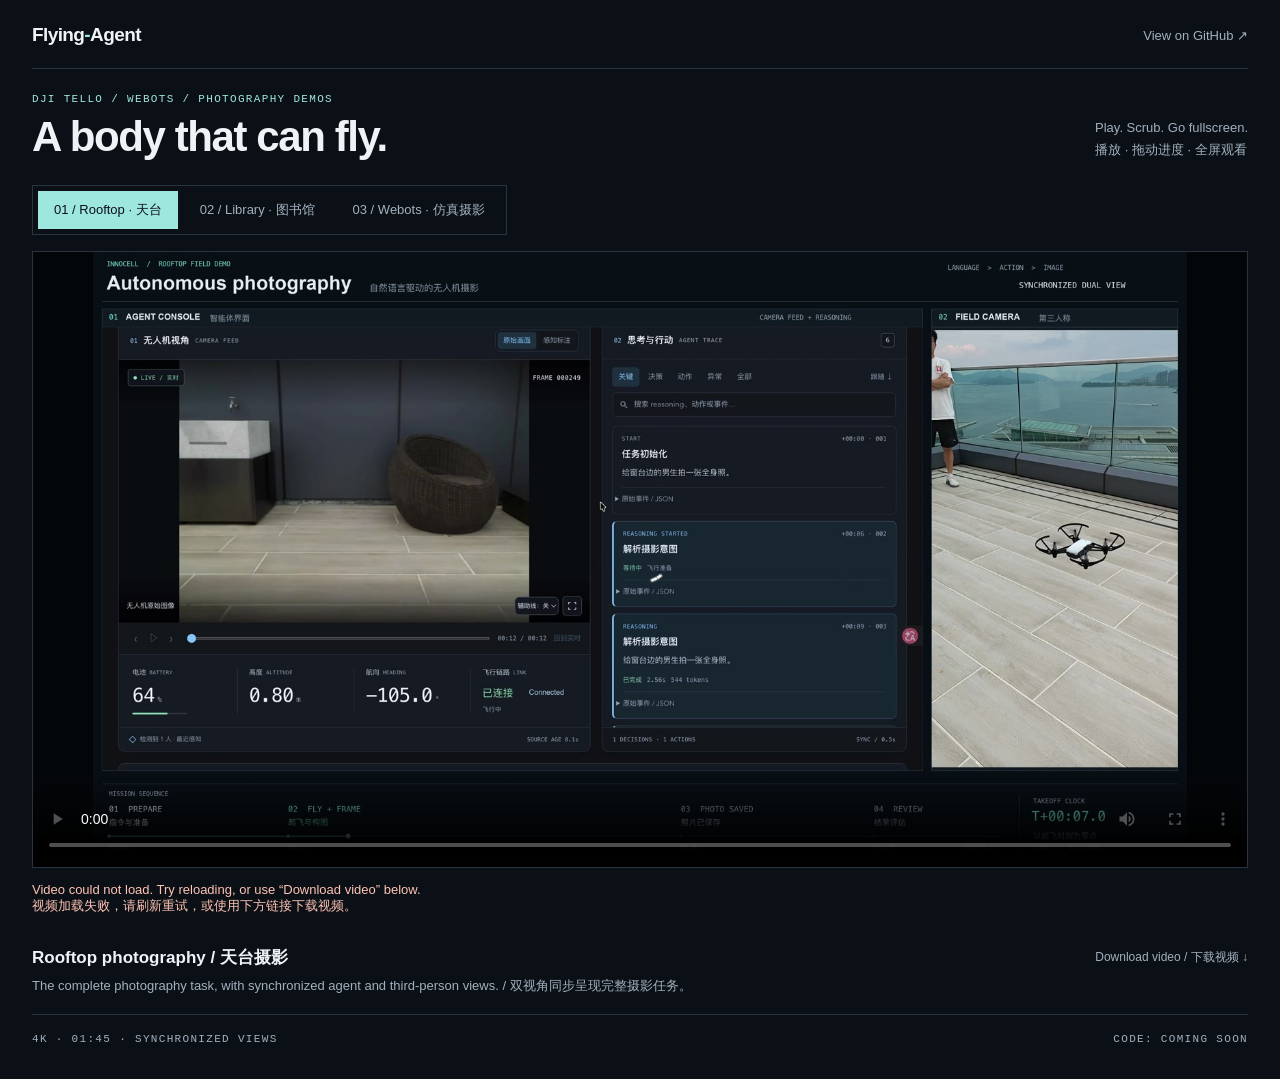
<file: docs/index.html>
<!doctype html>
<html lang="en">
<head>
  <meta charset="utf-8">
  <meta name="viewport" content="width=device-width, initial-scale=1">
  <meta name="theme-color" content="#0b1016">
  <meta name="description" content="Watch Flying-Agent photography demos: DJI Tello real flights and Webots simulation, with playback controls and fullscreen viewing.">
  <title>Flying-Agent / Flight recordings</title>
  <style>
    :root { color-scheme: dark; --bg: #0b1016; --line: #293440; --text: #eef3f6; --muted: #a2b0be; --accent: #9ee7df; }
    * { box-sizing: border-box; }
    body { margin: 0; background: var(--bg); color: var(--text); font-family: "Avenir Next", "Segoe UI", "PingFang SC", sans-serif; }
    a { color: inherit; text-decoration: none; }
    a:hover { color: var(--accent); }
    button, a { -webkit-tap-highlight-color: transparent; }
    :focus-visible { outline: 2px solid var(--accent); outline-offset: 5px; }
    main { width: min(1440px, 100%); margin: auto; padding: 24px 32px 32px; }
    header { display: flex; justify-content: space-between; align-items: center; gap: 20px; padding-bottom: 22px; border-bottom: 1px solid var(--line); }
    .brand { font-weight: 700; font-size: 19px; letter-spacing: -.6px; }
    .brand span { color: var(--accent); }
    .mono { font-family: "SFMono-Regular", Consolas, monospace; font-size: 11px; letter-spacing: .12em; text-transform: uppercase; }
    .repo { font-size: 13px; color: var(--muted); }
    .intro { display: flex; align-items: end; justify-content: space-between; gap: 24px; margin: 24px 0; }
    .eyebrow { color: var(--accent); margin: 0 0 8px; }
    h1 { margin: 0; font-size: clamp(26px, 3.5vw, 42px); line-height: 1.15; letter-spacing: -1.4px; font-weight: 600; }
    .hint { color: var(--muted); font-size: 13px; line-height: 1.7; margin: 0; }
    nav { display: flex; gap: 6px; padding: 5px; width: fit-content; margin-bottom: 16px; border: 1px solid var(--line); }
    nav a { padding: 10px 16px; color: var(--muted); font-size: 13px; }
    nav a[aria-current="true"] { color: var(--bg); background: var(--accent); }
    .stage { border: 1px solid var(--line); background: #030609; }
    video { display: block; width: 100%; height: auto; max-height: min(70vh, calc(100svh - 285px)); aspect-ratio: 16 / 9; object-fit: contain; }
    video:fullscreen { max-height: none; height: 100%; }
    .caption { display: flex; align-items: start; justify-content: space-between; gap: 24px; padding: 17px 0; border-bottom: 1px solid var(--line); }
    h2 { font-size: 17px; font-weight: 600; margin: 0 0 6px; }
    .caption p { margin: 0; max-width: 760px; color: var(--muted); font-size: 13px; line-height: 1.7; }
    .download { font-size: 12px; color: var(--muted); white-space: nowrap; padding: 3px 0; }
    footer { margin-top: 18px; display: flex; justify-content: space-between; gap: 16px; color: var(--muted); }
    #playback-error { color: #ffc3b4; margin: 14px 0; font-size: 13px; }
    @media (max-width: 640px) {
      main { padding: 18px 16px 24px; }
      .intro { display: block; margin: 20px 0; }
      .hint { margin-top: 12px; }
      nav { width: 100%; }
      nav a { flex: 1; text-align: center; padding: 10px 5px; font-size: 12px; }
      video[data-demo="library"] { aspect-ratio: 9 / 16; max-height: 65vh; }
      .caption { flex-direction: column; gap: 12px; }
      footer { flex-wrap: wrap; }
    }
  </style>
</head>
<body>
  <main>
    <header>
      <a class="brand" href="https://github.com/LZR-S/Flying-Agent">Flying<span>-</span>Agent</a>
      <a class="repo" href="https://github.com/LZR-S/Flying-Agent">View on GitHub ↗</a>
    </header>
    <div class="intro">
      <div>
        <p class="eyebrow mono">DJI Tello / Webots / Photography demos</p>
        <h1>A body that can fly.</h1>
      </div>
      <p class="hint">Play. Scrub. Go fullscreen.<br><span lang="zh-CN">播放 · 拖动进度 · 全屏观看</span></p>
    </div>
    <nav aria-label="Choose a demo / 选择演示">
      <a href="#rooftop" data-demo="rooftop" aria-current="true">01 / Rooftop · <span lang="zh-CN">天台</span></a>
      <a href="#library" data-demo="library">02 / Library · <span lang="zh-CN">图书馆</span></a>
      <a href="#webots" data-demo="webots">03 / Webots · <span lang="zh-CN">仿真摄影</span></a>
    </nav>
    <div class="stage">
      <video id="player" controls playsinline preload="metadata" data-demo="rooftop" poster="assets/rooftop.jpg" aria-label="Rooftop photography demo / 天台摄影演示" src="https://github.com/LZR-S/Flying-Agent/releases/download/demo-v0.3/flying-agent-rooftop-minimal-electronic-4k.mp4">
        Your browser does not support video playback. <a href="https://github.com/LZR-S/Flying-Agent/releases/download/demo-v0.3/flying-agent-rooftop-minimal-electronic-4k.mp4">Download the video.</a>
      </video>
    </div>
    <p id="playback-error" role="alert" hidden>Video could not load. Try reloading, or use “Download video” below.<br><span lang="zh-CN">视频加载失败，请刷新重试，或使用下方链接下载视频。</span></p>
    <div class="caption" aria-live="polite">
      <div>
        <h2 id="clip-title">Rooftop photography / 天台摄影</h2>
        <p id="clip-description">The complete photography task, with synchronized agent and third-person views. / 双视角同步呈现完整摄影任务。</p>
      </div>
      <a id="download" class="download" href="https://github.com/LZR-S/Flying-Agent/releases/download/demo-v0.3/flying-agent-rooftop-minimal-electronic-4k.mp4">Download video / 下载视频 ↓</a>
    </div>
    <footer class="mono"><span id="clip-format">4K · 01:45 · Synchronized views</span><span>Code: Coming soon</span></footer>
    <noscript><p>JavaScript is needed to switch clips. <a href="https://github.com/LZR-S/Flying-Agent/releases/download/demo-v0.3/flying-agent-library-minimal-electronic.mp4">Download the library clip.</a></p></noscript>
  </main>
  <script>
    const clips = {
      rooftop: {
        source: 'https://github.com/LZR-S/Flying-Agent/releases/download/demo-v0.3/flying-agent-rooftop-minimal-electronic-4k.mp4',
        title: 'Rooftop photography / 天台摄影',
        description: 'The complete photography task, with synchronized agent and third-person views. / 双视角同步呈现完整摄影任务。',
        format: '4K · 01:45 · Synchronized views'
      },
      library: {
        source: 'https://github.com/LZR-S/Flying-Agent/releases/download/demo-v0.3/flying-agent-library-minimal-electronic.mp4',
        title: 'Look before moving / 先看再移动',
        description: 'Before moving backward into an area it has not yet seen clearly, the agent turns to check the space behind it. / 向尚未看清的后方移动前，先回头确认空间。',
        format: '1080p · 00:14 · Third-person view'
      },
      webots: {
        source: 'https://github.com/LZR-S/Flying-Agent/releases/download/demo-webots-v0.1/webots-photography-cinematic.mp4',
        title: 'Autonomous portrait photography / 自主构图摄影',
        description: 'A condensed Webots portrait task: the agent compares a composition reference with camera images, adjusts its viewpoint, and captures the final portrait. / Webots 人像摄影剪辑：Agent 对照构图参考与相机画面、调整机位并拍摄最终照片。',
        format: '1080p · 00:34 · Webots simulation'
      }
    };
    const player = document.getElementById('player');
    const error = document.getElementById('playback-error');
    function selectClip() {
      const requested = location.hash.slice(1);
      const key = Object.hasOwn(clips, requested) ? requested : 'rooftop';
      const clip = clips[key];
      if (player.dataset.demo !== key) {
        player.pause();
        error.hidden = true;
        player.dataset.demo = key;
        player.poster = `assets/${key}.jpg`;
        player.src = clip.source;
        player.load();
      }
      player.setAttribute('aria-label', clip.title);
      document.title = `${clip.title} · Flying-Agent`;
      document.getElementById('clip-title').textContent = clip.title;
      document.getElementById('clip-description').textContent = clip.description;
      document.getElementById('clip-format').textContent = clip.format;
      document.getElementById('download').href = clip.source;
      document.querySelectorAll('nav a').forEach(link => {
        link.setAttribute('aria-current', String(link.dataset.demo === key));
      });
    }
    player.addEventListener('error', () => { error.hidden = false; });
    window.addEventListener('hashchange', selectClip);
    selectClip();
  </script>
</body>
</html>
</file>
